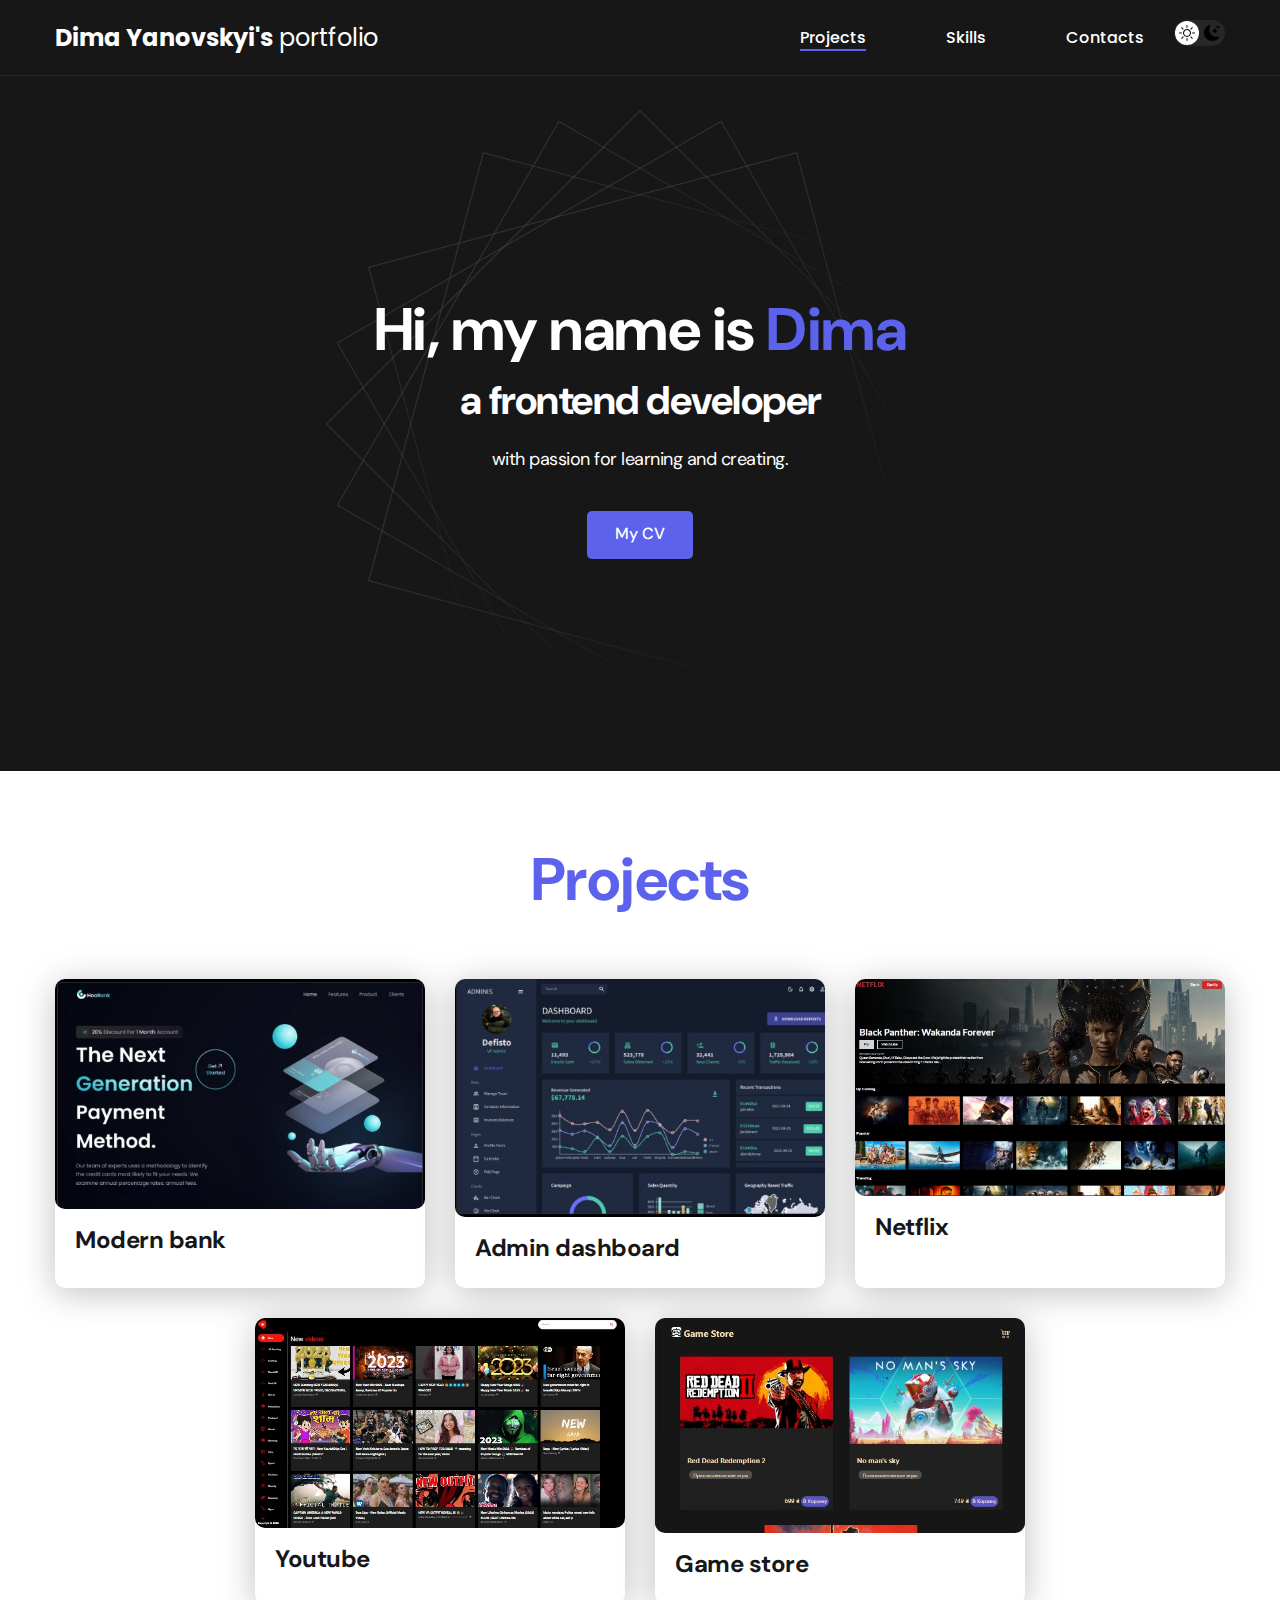
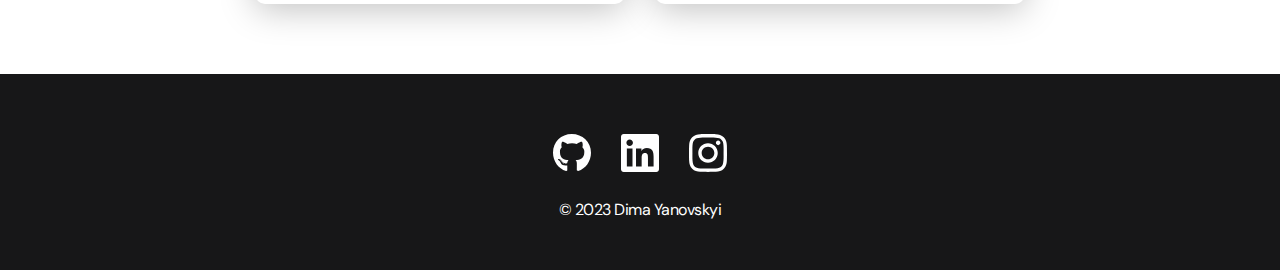
<file: index.html>
<!DOCTYPE html>
<html lang="en">

<head>
  <meta charset="UTF-8">
  <meta http-equiv="X-UA-Compatible" content="IE=edge">
  <meta name="viewport" content="width=device-width, initial-scale=1.0">
  <title>Dima Yanovskyi's portfolio</title>
  <link rel="stylesheet" href="./css/style.css">
</head>

<body>
  <nav class="nav">
    <div class="container">
      <div class="nav-row">
        <a href="./index.html" class="logo"><strong>Dima Yanovskyi's</strong> portfolio</a>

        <button class="dark-mode-btn">
          <img src="./img/icons/sun.svg" alt="Light mode" class="dark-mode-btn__icon">
          <img src="./img/icons/moon.svg" alt="Dark mode" class="dark-mode-btn__icon">
        </button>

        <ul class="nav-list">
          <li class="nav-list__item"><a href="#" class="nav-list__link nav-list__link--active">Projects</a>
          </li>
          <li class="nav-list__item">
          <li class="nav-list__item"><a href="skills.html" class="nav-list__link">Skills</a>
          </li>
          <li class="nav-list__item">
          <li class="nav-list__item"><a href="contacts.html" class="nav-list__link">Contacts</a>
          </li>
        </ul>
      </div>
    </div>
  </nav>
  <header class="header">
    <div class="header__wrapper">
      <h1 class="header__title">
        <strong>Hi, my name is <em>Dima</em></strong><br /> a frontend developer </h1>
      <div class="header__text">
        <p>with passion for learning and creating.</p>
      </div>
      <a href="https://joyful-tulumba-e94b24.netlify.app/" class="btn">My CV</a>
    </div>
  </header>
  <main class="section">
    <div class="container">
      <h2 class="title-1">Projects</h2>
      <ul class="projects">
        <li class="project">
          <a href="project-page.html">
            <img src="./img/projects/01.jpg" alt="project img" class="project__img">
            <h3 class="project__title">Modern bank</h3>
          </a>
        </li>
        <li class="project">
          <img src="./img/projects/02.jpg" alt="project img" class="project__img">
          <h3 class="project__title">Admin dashboard</h3>
        </li>
        <li class="project">
          <img src="./img/projects/03.jpg" alt="project img" class="project__img">
          <h3 class="project__title">Netflix</h3>
        </li>
        <li class="project">
          <img src="./img/projects/04.jpg" alt="project img" class="project__img">
          <h3 class="project__title">Youtube</h3>
        </li>
        <li class="project">
          <img src="./img/projects/05.jpg" alt="project img" class="project__img">
          <h3 class="project__title">Game store</h3>
        </li>
      </ul>
    </div>
  </main>
  <footer class="footer">
    <div class="container">
      <div class="footer__wrapper">
        <ul class="social">
          <li class="social__item"><a href="https://github.com/Defisto7"><img src="./img/icons/gitHub.svg" alt="Link"></a></li>
          <li class="social__item"><a href="https://www.linkedin.com/in/dima-yanovskji-23670022a/"><img src="./img/icons/linkedIn.svg" alt="Link"></a></li>
          <li class="social__item"><a href="https://www.instagram.com/defisto77/"><img src="./img/icons/instagram.svg" alt="Link"></a></li>
        </ul>
        <div class="copyright">
          <p>© 2023 Dima Yanovskyi</p>
        </div>
      </div> 
    </div>
  </footer>

  <script src="./js/main.js"></script>
</body>

</html>
</file>
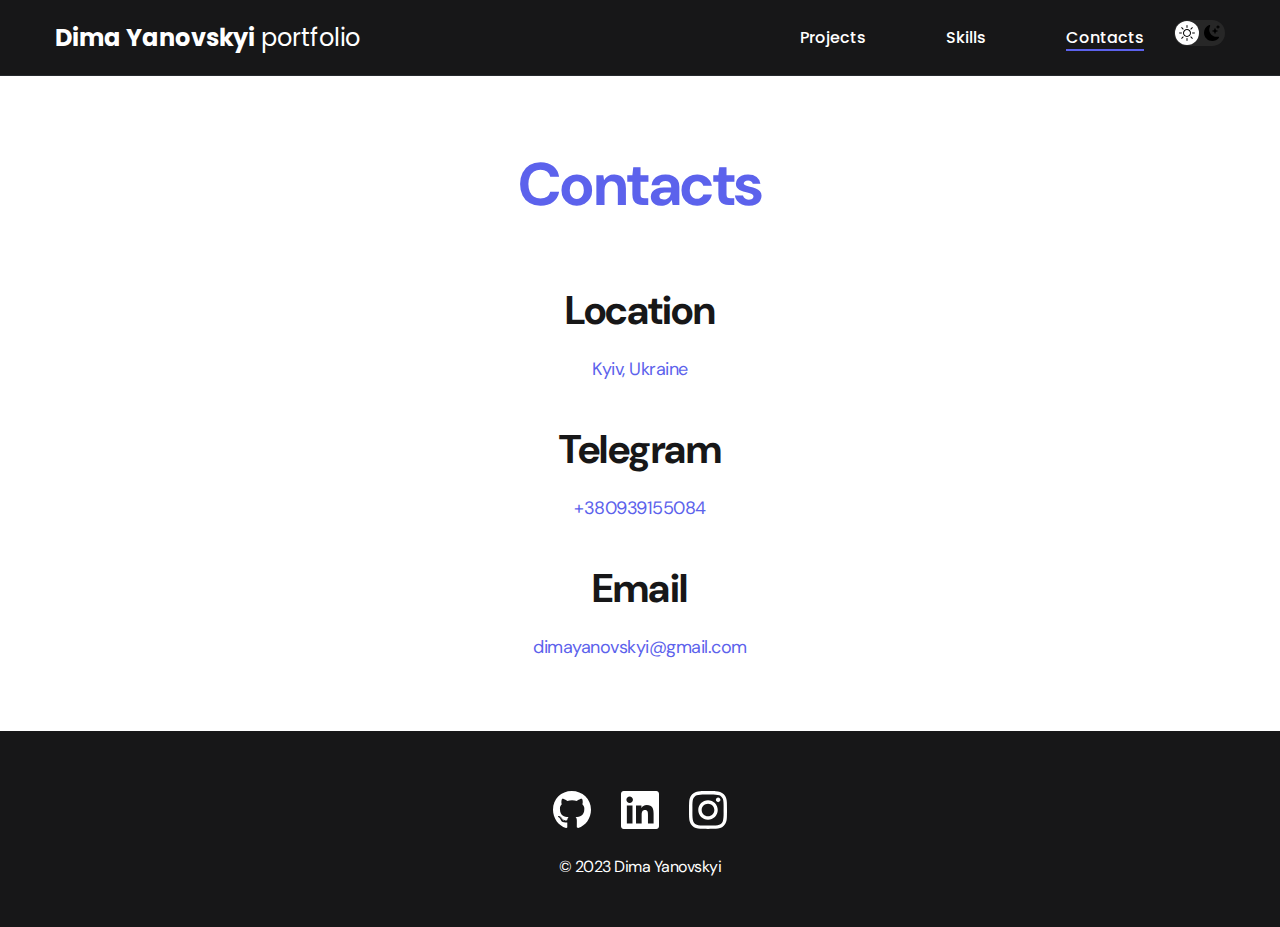
<file: contacts.html>
<!DOCTYPE html>
<html lang="en">

<head>
  <meta charset="UTF-8">
  <meta http-equiv="X-UA-Compatible" content="IE=edge">
  <meta name="viewport" content="width=device-width, initial-scale=1.0">
  <title>Dima Yanovskyi portfolio</title>
  <link rel="stylesheet" href="./css/style.css">
</head>

<body>
  <nav class="nav">
    <div class="container">
      <div class="nav-row">
        <a href="./index.html" class="logo"><strong>Dima Yanovskyi</strong> portfolio</a>
        <button class="dark-mode-btn">
          <img src="./img/icons/sun.svg" alt="Light mode" class="dark-mode-btn__icon">
          <img src="./img/icons/moon.svg" alt="Dark mode" class="dark-mode-btn__icon">
        </button>
        <ul class="nav-list">
          <li class="nav-list__item"><a href="index.html" class="nav-list__link">Projects</a>
          </li>
          <li class="nav-list__item">
          <li class="nav-list__item"><a href="skills.html" class="nav-list__link">Skills</a>
          </li>
          <li class="nav-list__item">
          <li class="nav-list__item"><a href="#" class="nav-list__link nav-list__link--active">Contacts</a>
          </li>
        </ul>
      </div>
    </div>
  </nav>
  <main class="section">
    <div class="container">
      <h1 class="title-1">Contacts</h1>
      <ul class="content-list">
        <li class="content-list__item">
          <h2 class="title-2">Location</h2>
          <p><a href="https://www.google.com.ua/maps/place/%D0%9A%D0%B8%D0%B5%D0%B2,+02000/@50.4015698,30.2030527,10z/data=!3m1!4b1!4m5!3m4!1s0x40d4cf4ee15a4505:0x764931d2170146fe!8m2!3d50.4501!4d30.5234?hl=ru">Kyiv, Ukraine</a>
</p>
        </li>
        <li class="content-list__item">
          <h2 class="title-2">Telegram</h2>
          <p><a href="http://t.me/Defisto">+380939155084</a></p>
        </li>
        <li class="content-list__item">
          <h2 class="title-2">Email</h2>
          <p><a href="mailto:criska7@gmail.com">dimayanovskyi@gmail.com</a></p>
        </li>
      </ul>
    </div>
  </main>
  <footer class="footer">
    <div class="container">
      <div class="footer__wrapper">
        <ul class="social">
          <li class="social__item"><a href="https://github.com/Defisto7"><img src="./img/icons/gitHub.svg"
                alt="Link"></a></li>
          <li class="social__item"><a href="https://www.linkedin.com/in/dima-yanovskji-23670022a/"><img
                src="./img/icons/linkedIn.svg" alt="Link"></a></li>
          <li class="social__item"><a href="https://www.instagram.com/defisto77/"><img src="./img/icons/instagram.svg"
                alt="Link"></a></li>
        </ul>
        <div class="copyright">
          <p>© 2023 Dima Yanovskyi</p>
        </div>
      </div>
    </div>
  </footer>

  <script src="./js/main.js"></script>
</body>

</html>
</file>
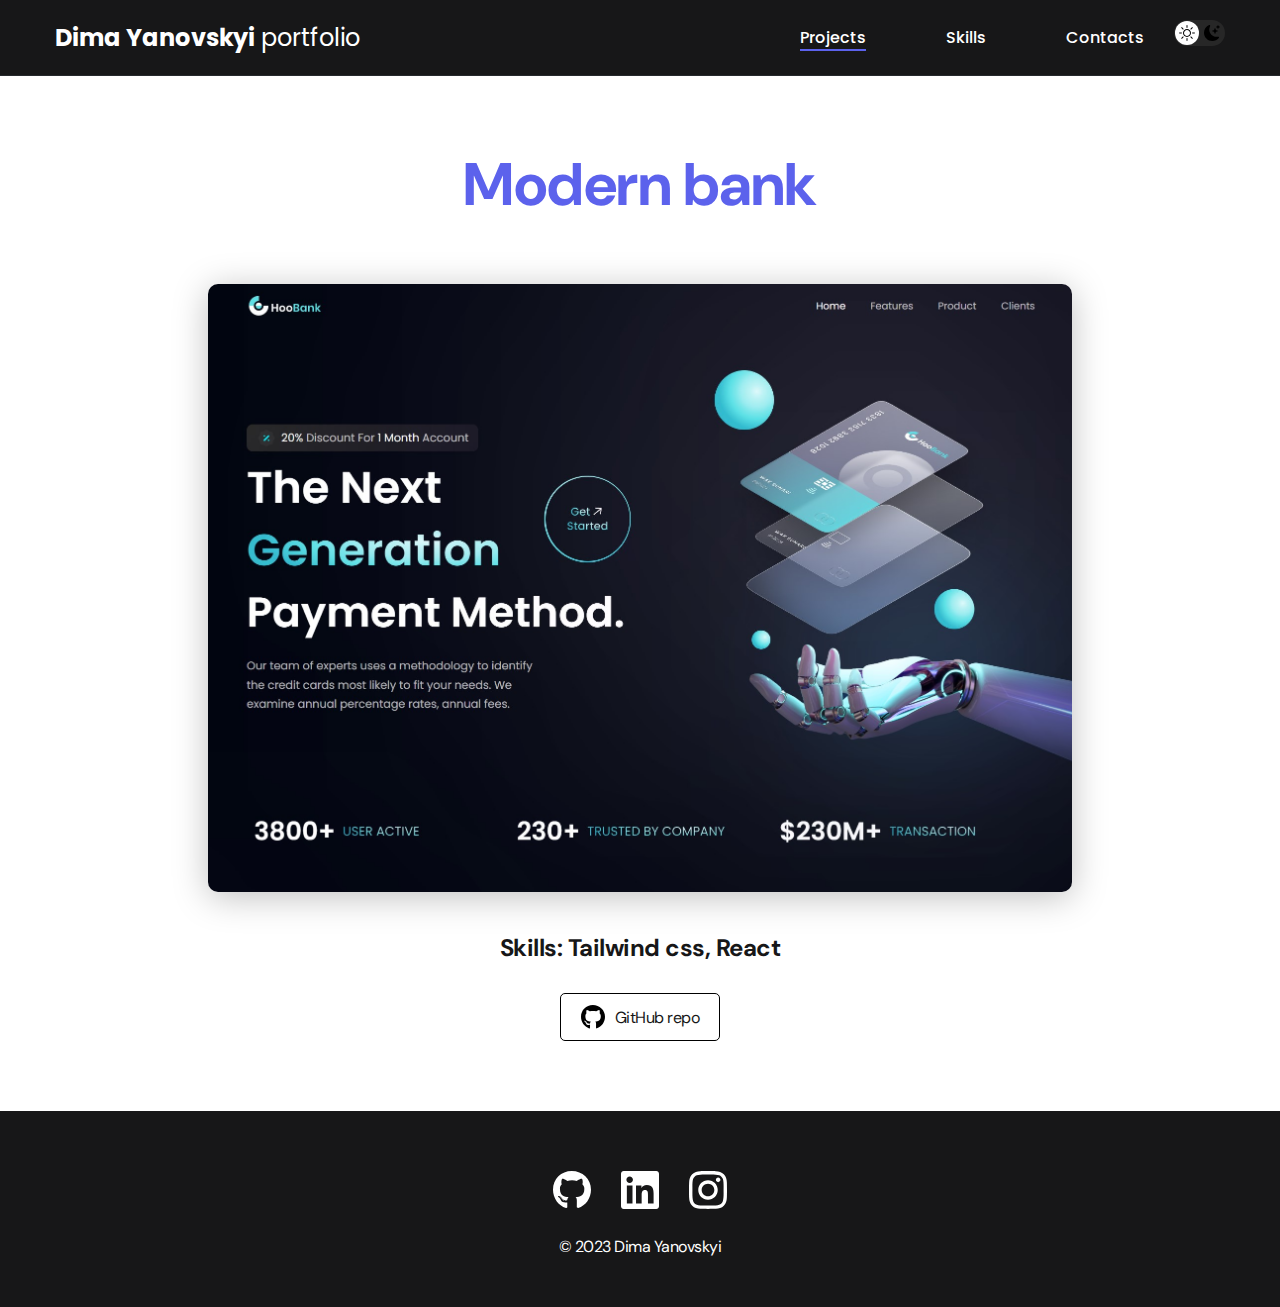
<file: project-page.html>
<!DOCTYPE html>
<html lang="en">

<head>
  <meta charset="UTF-8">
  <meta http-equiv="X-UA-Compatible" content="IE=edge">
  <meta name="viewport" content="width=device-width, initial-scale=1.0">
  <title>Dima Yanovskyi portfolio</title>
  <link rel="stylesheet" href="./css/style.css">
</head>

<body>
  <nav class="nav">
    <div class="container">
      <div class="nav-row">
        <a href="./index.html" class="logo"><strong>Dima Yanovskyi</strong> portfolio</a>
        <button class="dark-mode-btn">
          <img src="./img/icons/sun.svg" alt="Light mode" class="dark-mode-btn__icon">
          <img src="./img/icons/moon.svg" alt="Dark mode" class="dark-mode-btn__icon">
        </button>
        <ul class="nav-list">
          <li class="nav-list__item"><a href="#" class="nav-list__link nav-list__link--active">Projects</a>
          </li>
          <li class="nav-list__item">
          <li class="nav-list__item"><a href="#" class="nav-list__link">Skills</a>
          </li>
          <li class="nav-list__item">
          <li class="nav-list__item"><a href="#" class="nav-list__link">Contacts</a>
          </li>
        </ul>
      </div>
    </div>
  </nav>
  <main class="section">
    <div class="container">
      <div class="project-details">
        <h1 class="title-1">Modern bank</h1>
        <a href="https://bank-modern-app-tau.vercel.app/">
          <img src="./img/projects/01-big.jpg" alt="" class="project-details__cover">
        </a>
        <div class="project-details__desc">
          <p>Skills: Tailwind css, React</p>
        </div>

        <a href="https://github.com/Defisto7/bank_modern_app" class="btn-outline"><img src="./img/icons/gitHub-black.svg" alt="">GitHub repo</a>

      </div>
 
    </div>
  </main>
  <footer class="footer">
    <div class="container">
      <div class="footer__wrapper">
        <ul class="social">
          <li class="social__item"><a href="https://github.com/Defisto7"><img src="./img/icons/gitHub.svg" alt="Link"></a></li>
          <li class="social__item"><a href="https://www.linkedin.com/in/dima-yanovskji-23670022a/"><img src="./img/icons/linkedIn.svg" alt="Link"></a></li>
          <li class="social__item"><a href="https://www.instagram.com/defisto77/"><img src="./img/icons/instagram.svg" alt="Link"></a></li>
        </ul>
        <div class="copyright">
          <p>© 2023 Dima Yanovskyi</p>
        </div>
      </div> 
    </div>
  </footer>

  <script src="./js/main.js"></script>
</body>

</html>
</file>
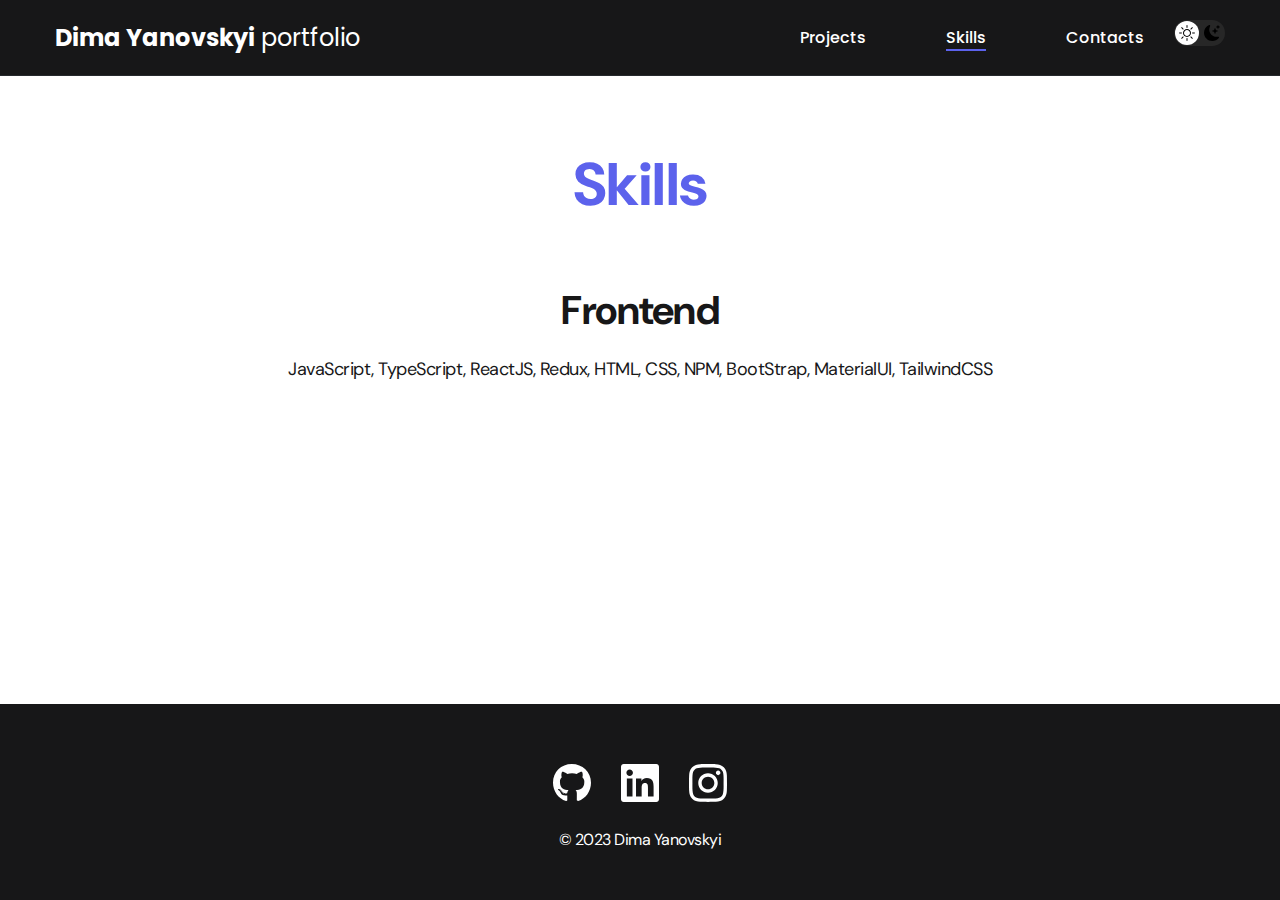
<file: skills.html>
<!DOCTYPE html>
<html lang="en">

<head>
  <meta charset="UTF-8">
  <meta http-equiv="X-UA-Compatible" content="IE=edge">
  <meta name="viewport" content="width=device-width, initial-scale=1.0">
  <title>Dima Yanovskyi portfolio</title>
  <link rel="stylesheet" href="./css/style.css">
</head>

<body>
  <nav class="nav">
    <div class="container">
      <div class="nav-row">
        <a href="./index.html" class="logo"><strong>Dima Yanovskyi</strong> portfolio</a>
        <button class="dark-mode-btn">
          <img src="./img/icons/sun.svg" alt="Light mode" class="dark-mode-btn__icon">
          <img src="./img/icons/moon.svg" alt="Dark mode" class="dark-mode-btn__icon">
        </button>
        <ul class="nav-list">
          <li class="nav-list__item"><a href="index.html" class="nav-list__link">Projects</a>
          </li>
          <li class="nav-list__item">
          <li class="nav-list__item"><a href="#" class="nav-list__link nav-list__link--active">Skills</a>
          </li>
          <li class="nav-list__item">
          <li class="nav-list__item"><a href="contacts.html" class="nav-list__link">Contacts</a>
          </li>
        </ul>
      </div>
    </div>
  </nav>
  <main class="section">
    <div class="container">
      <h1 class="title-1">Skills</h1>
      <ul class="content-list">
        <li class="content-list__item">
          <h2 class="title-2">Frontend</h2>
          <p>JavaScript, TypeScript, ReactJS, Redux, HTML, CSS, NPM, BootStrap, MaterialUI, TailwindCSS</p>
        </li>
      </ul>
    </div>
  </main>
  <footer class="footer">
    <div class="container">
      <div class="footer__wrapper">
        <ul class="social">
          <li class="social__item"><a href="https://github.com/Defisto7"><img src="./img/icons/gitHub.svg"
                alt="Link"></a></li>
          <li class="social__item"><a href="https://www.linkedin.com/in/dima-yanovskji-23670022a/"><img
                src="./img/icons/linkedIn.svg" alt="Link"></a></li>
          <li class="social__item"><a href="https://www.instagram.com/defisto77/"><img src="./img/icons/instagram.svg"
                alt="Link"></a></li>
        </ul>
        <div class="copyright">
          <p>© 2023 Dima Yanovskyi</p>
        </div>
      </div>
    </div>
  </footer>

  <script src="./js/main.js"></script>
</body>

</html>
</file>
<file: css/style.css>
@import "./reset.css";
@import url('https://fonts.googleapis.com/css2?family=DM+Sans:wght@400;500;700&family=Poppins:wght@400;500;700&display=swap');

/* font-family: 'DM Sans', sans-serif;
font-family: 'Poppins', sans-serif; */

:root {
  --black: #171718;
  --black-border: #26292D;
  --white: #fff;
  --purple: #5C62EC;

  --text-color: var(--black);
  --dark-bg: var(--black);
  --dark-border: var(--black-border);
  --header-text: var(--white);
  --accent: var(--purple);
  --page-bg: var(--white);
  --shadow: rgba(0, 0, 0, 0.25);
}
.dark {
  --page-bg: #1b1a1a;
  --text-color: var(--white);
  --shadow: rgba(255, 255, 255, 0.25);
}

html, body {
  font-family: 'DM Sans', sans-serif;
  letter-spacing: -0.5px;
  min-height: 100vh;
  display: flex;
  flex-direction: column;
  background-color: var(--page-bg);
  color: var(--text-color)
}

.container{
  padding: 0 15px;
  margin: 0 auto;
  max-width: 1200px;
}

.section {
  padding: 70px 0;
}

.title-1 {
  margin-bottom: 60px;
  font-size: 60px;
  font-weight: 700;
  line-height: 1.3;
  color: var(--accent);
  text-align: center;
}

.title-2 {
  font-size: 40px;
  line-height: 1.3;
  font-weight: 700;
  margin-bottom: 20px;
}

.nav {
  padding: 20px 0;
  border-bottom: 1px solid var(--black-border);
  background-color: var(--dark-bg);
  color: var(--header-text);
  letter-spacing: normal;
}

 .nav-row {
  display: flex;
  justify-content: flex-end;
  text-align: center;
  column-gap: 30px;
  row-gap: 20px;
  flex-wrap: wrap;
 }

 .logo {
  margin-right: auto;
  text-decoration: none;
  color: var(--white);
  font-size: 24px;
  font-family: 'Poppins', sans-serif;
 }

 .logo strong {
  font-weight: 700;
 }

 .nav-list {
  display: flex;
  flex-wrap: wrap;
  row-gap: 10px;
  align-items: center;
  column-gap: 40px;
  font-size: 16px;
  font-weight: 500;
  font-family: 'Poppins', sans-serif;

  transition: opacity 0.2s ease-in;
 }

 .nav-list__link {
  color: var(--header-text)
 }

 .nav-list__link:hover {
  opacity: 0.5;
 }

.nav-list__link--active {
  position: relative;
}

.nav-list__link--active::before {
  content: "";
  position: absolute;
  left: 0;
  top: 100%;
  display: block;
  height: 2px;
  width: 100%;
  background-color: var(--accent);
}

.dark-mode-btn {
  display: flex;
  position: relative;
  justify-content: space-between;
  width: 51px;
  height: 26px;
  border-radius: 50px;
  background-color: #272727;
  padding: 5px;
  order: 9;
}

.dark-mode-btn::before {
  content: "";
  position: absolute;
  top: 1px;
  left: 1px;
  display: block;
  width: 24px;
  height: 24px;
  border-radius: 50%;
  background-color: #fff;

  transition: left 0.2s ease-in;
}

.dark-mode-btn--active::before {
  left: 26px
}

.dark-mode-btn__icon {
  position: relative;
  z-index: 10;
}

.header {
  background-color: var(--dark-bg);
  color: var(--header-text);
  min-height: 695px;
  padding: 40px 0;
  display: flex;
  justify-content: center;
  align-items: center;
  text-align: center;
  background-image: url('./../img/header-bg.png');
  background-repeat: no-repeat;
  background-size: auto;
  background-position: center center;
}

.header__wrapper {
  padding: 0 15px;
  max-width: 660px;
}

.header__title {
  margin-bottom: 20px;
  font-size: 40px;
  font-weight: 700;
  line-height: 1.4;
}

.header__title strong{
  font-size: 60px;
  font-weight: 700;
}

.header__title em {
  font-style: normal;
  color: var(--accent)
}

.header__text {
  margin-bottom: 40px;
  font-size: 18px;
  line-height: 1.3;
}

.btn {
  display: inline-block;
  padding: 12px 28px;
  height: 48px;
  border-radius: 5px;
  background-color: var(--accent);
  color: var(--text-color);
  letter-spacing: 0.15px;
  font-size: 16px;
  font-weight: 500;
  color: var(--white);
  transition: opacity 0.2s ease-in;
}

.btn:hover {
  opacity: 0.5;
}

.btn:active {
  position: relative;
  top: 3px
}

.btn-outline {
  height: 48px;
  padding: 12px 20px;
  border-radius: 5px;
  border: 1px solid #000;
  color: var(--black);
  display: flex;
  column-gap: 10px;
  align-items: center;
  background-color: var(--white);
}

.btn-outline:hover {
  opacity: 0.5;
}

.btn-outline:active {
  position: relative;
  top: 3px
}

.projects {
  display: flex;
  justify-content: center;
  flex-wrap: wrap;
  column-gap: 30px;
  row-gap: 30px;
}

.project {
  max-width: 370px;
  background-color: var(--page-bg);
  box-shadow: 0px 5px 35px var(--shadow);
  border-radius: 10px;
}

.project__img {
  border-radius: 10px;
}

.project__title {
  padding: 15px 20px 25px;
  font-weight: 700;
  font-size: 24px;
  line-height: 1.3;
  color: var(--text-color);
}

.project-details {
  max-width: 865px;
  margin: 0 auto;
  display: flex;
  flex-direction: column;
  align-items: center;
  text-align: center;
}

.project-details__cover {
  max-width: 100%;
  margin-bottom: 40px;
  box-shadow: 0px 5px 35px rgba(0, 0, 0, 0.25);
  border-radius: 10px;
}

.project-details__desc {
  font-weight: 700;
  font-size: 24px;
  line-height: 1.3;
  margin-bottom: 30px;
}

.content-list {

  display: flex;
  flex-direction: column;
  align-items: center;
  text-align: center;
  row-gap: 40px;
  margin: 0 auto;
}

.content-list a {
  color: var(--accent)
}

.content-list__item {
  font-size: 18px;
  line-height: 1.5;
}

.footer {
  padding: 60px 0 50px;
  margin-top: auto;
  background-color: var(--dark-bg);
  color: var(--header-text)
}

.footer__wrapper {
  display: flex;
  flex-direction: column;
  align-items: center;
  row-gap: 27px;
}

.social {
  display: flex;
  column-gap: 30px;
  align-items: center;
}

.copyright {
  font-size: 16px;
}

@media (max-width: 790px) {
  .nav-row {
    justify-content: center;
  }
}

@media (max-width: 620px) {
  .dark-mode-btn {
    order: 0;
  }
  p {
    max-width: 88+0%;
  }

  .header {
    min-height: unset;
  }

  .header__title {
    font-size: 30px;
  }

  .header__title strong{
    font-size: 40px;
  }

  .section {
    padding: 40px 0;
  }

  .title-1 {
    margin-bottom: 30px;
    font-size: 40px;
  }

  .title-2 {
    margin-bottom: 10px;
    font-size: 30px;
  }

  .project__title {
    font-size: 20px;
  }

  .project-details {
    margin-bottom: 20px;
    font-size: 22px;
  }

  .footer {
    padding: 40px 30px;
  }

  .footer__wrapper {
    row-gap: 20px;
  }

  .social {
    column-gap: 20px;
  }

  .social__item {
    width: 24px;
  }
  .content-list {
    row-gap: 20px;
  }
  
  .content-list__item {
    font-size: 16px;
  }
}

@media (max-width: 430px) {
  .logo {
    font-size: 18px;
  }
  .nav-list__link {
    font-size: 12px;
  }
}
</file>
